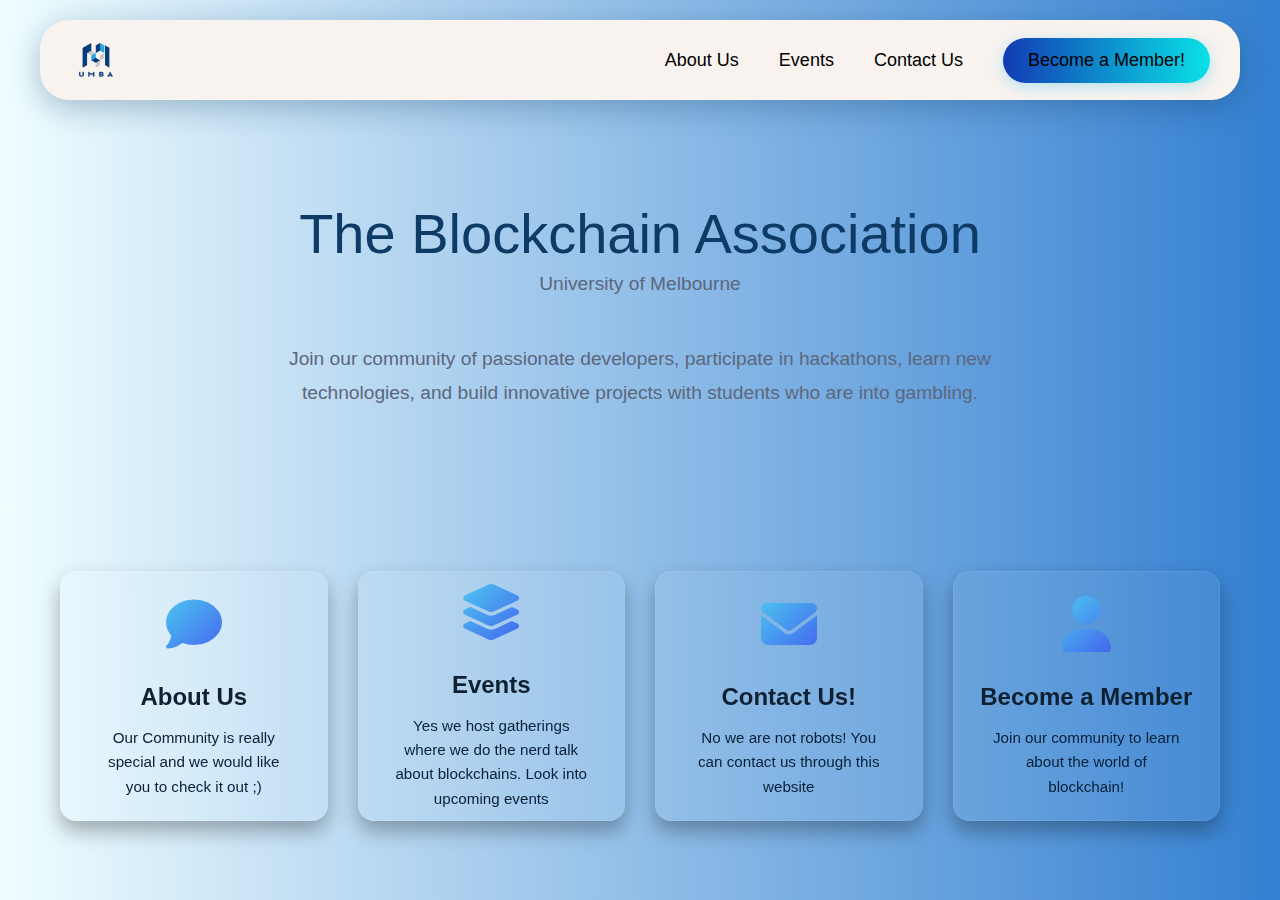
<file: index.html>
<!DOCTYPE html>
<html lang="en">
<head>
    <meta charset="UTF-8">
    <meta name="viewport" content="width=device-width, initial-scale=1.0">
    <link rel="stylesheet" href="/src/css/block.css">
    <link rel="stylesheet" href="/src/css/navbar.css">
    <link rel="stylesheet" href="https://cdnjs.cloudflare.com/ajax/libs/font-awesome/6.4.0/css/all.min.css">
    <title>Document</title>
</head>
<body>

 <div class="container">
        <!-- Navigation Bar -->
        <nav>
             <a href="/index.html">
            <div class="logo">
                <div class="logo-icon">
                    <img src="src/img/logo-removebg.png" alt="">
                </div>
                <div class="logo-text"></div>
            </div>
            </a>
            
            <div class="nav-links">
                <a href="/aboutus.html">About Us</a>
                <a href="/events.html">Events</a>
                <a href="/contactus.html">Contact Us</a>
       
          <button class="member-btn">
              <a href="https://umsu.unimelb.edu.au/buddy-up/clubs/clubs-listing/join/9627/" target="_blank">Become a Member!</a>
             </button>

            </div>
            
            <button class="hamburger" id="hamburger">
                <span></span>
                <span></span>
                <span></span>
            </button>
        </nav>
        
        <!-- Mobile Menu -->
        <div class="mobile-menu" id="mobileMenu">
            <a href="/aboutus.html">About Us</a>
            <a href="/events.html">Events</a>
            <a href="/contactus.html">Contact Us</a>
            <a class="member-btn" href="youtube.com">Become a Member!</a>
        </div>
        
        <div class="overlay" id="overlay"></div>
        
        <!-- Hero Section -->
        <div class="hero">
            <span>The Blockchain Association</span>
<p>University of Melbourne</p>
            <p>Join our community of passionate developers, participate in hackathons, learn new technologies, and build innovative projects with students who are into gambling.</p>
            <!-- <div class="hero-btns">
                <a href="#" class="btn primary-btn">Upcoming Events</a>
                <a href="#" class="btn secondary-btn">View Projects</a>
            </div> -->
        </div>
        





            <div class="container">
        
        <div class="grid">
            <a href="/aboutus.html">
            <div class="block">
                <div class="block-icon">
                    <i class="fas fa-comment"></i>
                </div>
                <h3 class="block-title">About Us</h3>
                <p class="block-desc">Our Community is really special and we would like you to check it out ;)</p>
            </div>
            </a>
            <a href="/events.html">
            <div class="block">
                <div class="block-icon">
                    <i class="fas fa-layer-group"></i>
                </div>
                <h3 class="block-title">Events</h3>
                <p class="block-desc">Yes we host gatherings where we do the nerd talk about blockchains. Look into upcoming events</p>
            </div>
            </a>
            <a href="/contactus.html">
            <div class="block">
                <div class="block-icon">
                    <i class="fas fa-envelope"></i>
                </div>
                <h3 class="block-title">Contact Us!</h3>
                <p class="block-desc">No we are not robots! You can contact us through this website</p>
            </div>
            </a>
            <a href="https://umsu.unimelb.edu.au/buddy-up/clubs/clubs-listing/join/9627/" target="_blank">
            <div class="block">
                <div class="block-icon">
                    <i class="fas fa-user"></i>
                </div>
                <h3 class="block-title">Become a Member</h3>
                <p class="block-desc">Join our community to learn about the world of blockchain!</p>
            </div>
            </a>

            </div>
        

            </div>
        </div>
        

    </div>
        


        <script>
        // Mobile menu toggle
        const hamburger = document.getElementById('hamburger');
        const mobileMenu = document.getElementById('mobileMenu');
        const overlay = document.getElementById('overlay');
        
        hamburger.addEventListener('click', () => {
            hamburger.classList.toggle('active');
            mobileMenu.classList.toggle('active');
            overlay.classList.toggle('active');
        });
        
        overlay.addEventListener('click', () => {
            hamburger.classList.remove('active');
            mobileMenu.classList.remove('active');
            overlay.classList.remove('active');
        });
    </script>
</body>
</html>
<!-- 
----------------------------------------- -->
</file>
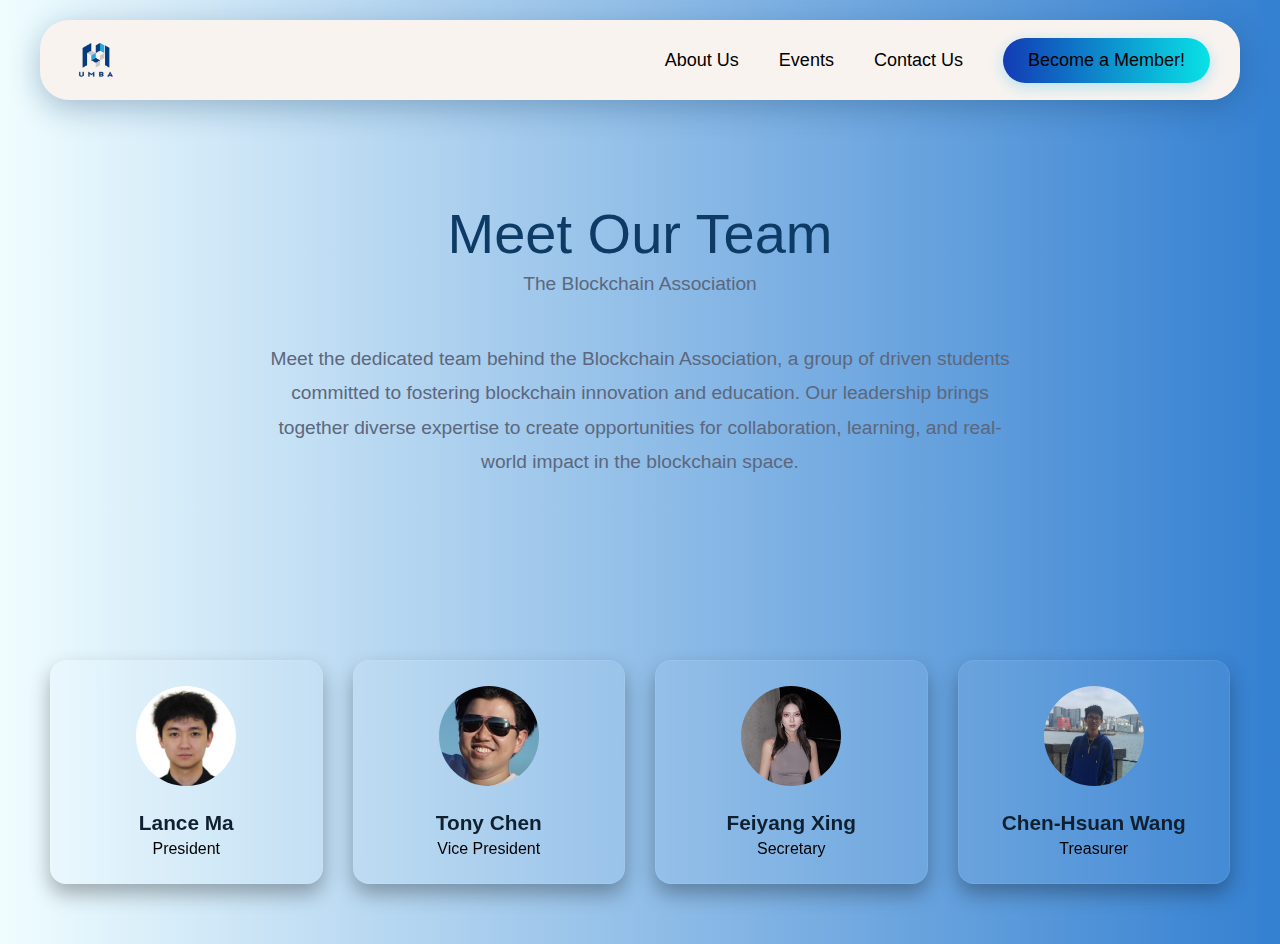
<file: aboutus.html>
<!DOCTYPE html>
<html lang="en">
<head>
    <meta charset="UTF-8">
    <meta name="viewport" content="width=device-width, initial-scale=1.0">
    <link rel="stylesheet" href="/aboutus/block.css">
    <link rel="stylesheet" href="/aboutus/navbar.css">
    <link rel="stylesheet" href="https://cdnjs.cloudflare.com/ajax/libs/font-awesome/6.4.0/css/all.min.css">
    <title>Document</title>
</head>
<body>

 <div class="container">
        <!-- Navigation Bar -->
        <nav>
            <a href="/index.html">
            <div class="logo">
                <div class="logo-icon">
                    <img src="src/img/logo-removebg.png" alt="">
                </div>
                <div class="logo-text"></div>
            </div>
            </a>
            
            <div class="nav-links">
                <a href="/aboutus.html">About Us</a>
                <a href="/events.html">Events</a>
                <a href="/contactus.html">Contact Us</a>
       
          <button class="member-btn">
              <a href="https://umsu.unimelb.edu.au/buddy-up/clubs/clubs-listing/join/9627/" target="_blank">Become a Member!</a>
             </button>

            </div>
            
            <button class="hamburger" id="hamburger">
                <span></span>
                <span></span>
                <span></span>
            </button>
        </nav>
        
        <!-- Mobile Menu -->
        <div class="mobile-menu" id="mobileMenu">
            <a href="/aboutus.html">About Us</a>
            <a href="/events.html">Events</a>
            <a href="/contactus.html">Contact Us</a>
            <a class="member-btn" href="https://umsu.unimelb.edu.au/buddy-up/clubs/clubs-listing/join/9627/" target="_blank">Become a Member!</a>
        </div>
        
        <div class="overlay" id="overlay"></div>
        
        <!-- Hero Section -->
        <div class="hero">
            <span>Meet Our Team</span>
            <p>The Blockchain Association</p>
            <p>
                Meet the dedicated team behind the Blockchain Association, a group of driven students committed to fostering 
                blockchain innovation and education. Our leadership brings together diverse expertise to create opportunities 
                for collaboration, learning, and real-world impact in the blockchain space.
            </p>
            <!-- <div class="hero-btns">
                <a href="#" class="btn primary-btn">Upcoming Events</a>
                <a href="#" class="btn secondary-btn">View Projects</a>
            </div> -->
        </div>
    
         <section class="about-us">
    <div class="content-part1-right">
      <div class="team-member">
        
        <div class="member-card">
          <img src="./aboutus/img/member1.jpg" alt="Lance Ma">
          <h3 class="name">Lance Ma</h3>
          <p class="role">President</p>
        </div>

        <div class="member-card">
          <img src="./aboutus/img/member2.jpg" alt="Tony Chen">
          <h3 class="name">Tony Chen</h3>
          <p class="role">Vice President</p>
        </div>

        <div class="member-card">
          <img src="./aboutus/img/member3.jpg" alt="Feiyang Xing">
          <h3 class="name">Feiyang Xing</h3>
          <p class="role">Secretary</p>
        </div>

        <div class="member-card">
          <img src="./aboutus/img/member4.jpg" alt="Chen-Hsuan Wang">
          <h3 class="name">Chen-Hsuan Wang</h3>
          <p class="role">Treasurer</p>
        </div>




        <script>
        // Mobile menu toggle
        const hamburger = document.getElementById('hamburger');
        const mobileMenu = document.getElementById('mobileMenu');
        const overlay = document.getElementById('overlay');
        
        hamburger.addEventListener('click', () => {
            hamburger.classList.toggle('active');
            mobileMenu.classList.toggle('active');
            overlay.classList.toggle('active');
        });
        
        overlay.addEventListener('click', () => {
            hamburger.classList.remove('active');
            mobileMenu.classList.remove('active');
            overlay.classList.remove('active');
        });
    </script>
</body>
</html>
<!-- 
----------------------------------------- -->
</file>
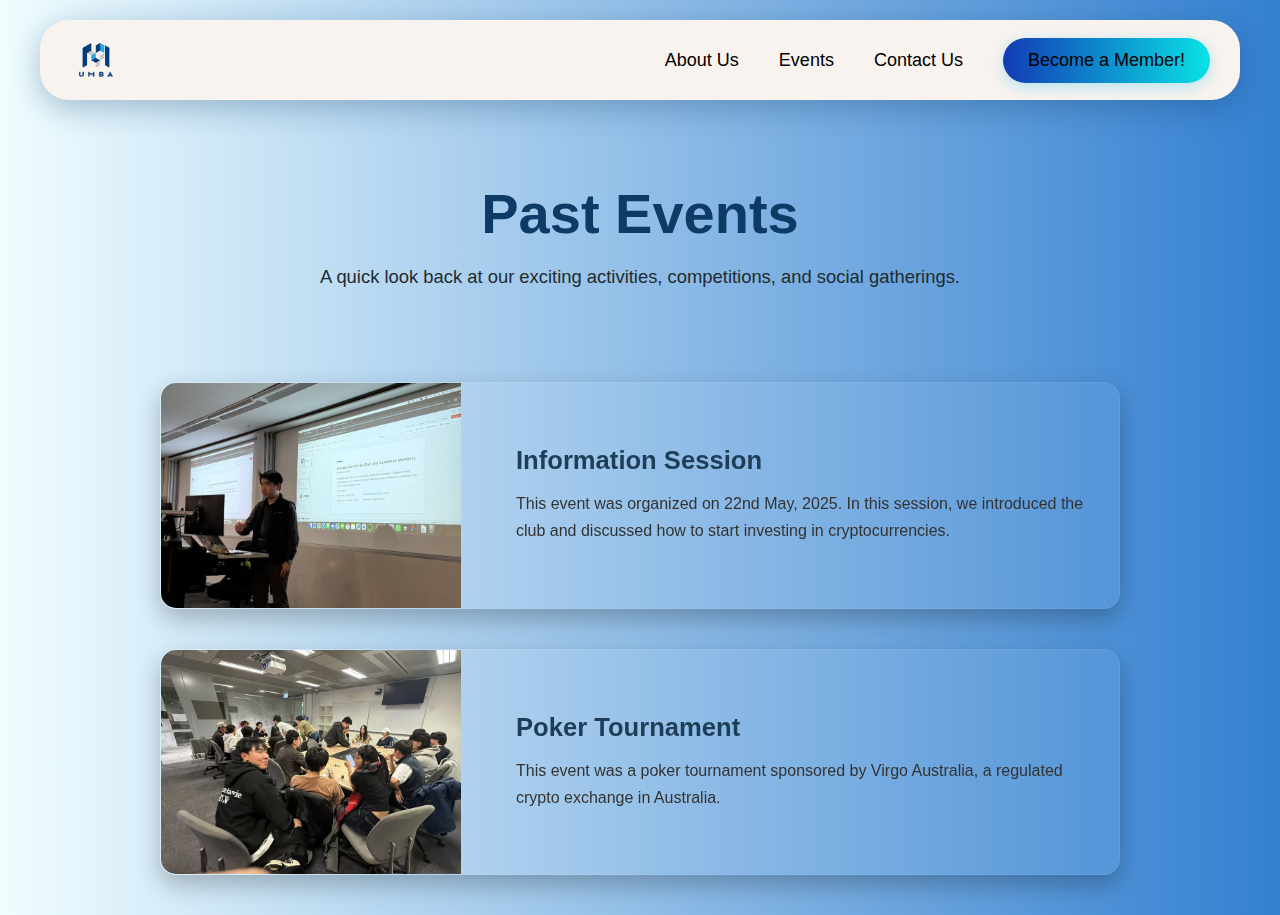
<file: events.html>
<!DOCTYPE html>
<html lang="en">
<head>
  <meta charset="UTF-8" />
  <meta name="viewport" content="width=device-width, initial-scale=1.0" />
  <link rel="stylesheet" href="/events/main.css" />
  <link rel="stylesheet" href="/events/navbar.css" />
  <link rel="stylesheet" href="/events/events.css">
  <link rel="stylesheet" href="https://cdnjs.cloudflare.com/ajax/libs/font-awesome/6.4.0/css/all.min.css" />
  <title>Events | Blockchain Association</title>
</head>
<body>

<div class="container">
  <!-- Navigation Bar -->
  <nav>
    <a href="/index.html">
      <div class="logo">
        <div class="logo-icon">
          <img src="/src/img/logo-removebg.png" alt="Logo" />
        </div>
        <div class="logo-text"></div>
      </div>
    </a>

    <div class="nav-links">
      <a href="/aboutus.html">About Us</a>
      <a href="/events.html">Events</a>
      <a href="/contactus.html">Contact Us</a>
      <button class="member-btn">
        <a href="https://umsu.unimelb.edu.au/buddy-up/clubs/clubs-listing/join/9627/" target="_blank">
          Become a Member!
        </a>
      </button>
    </div>

    <button class="hamburger" id="hamburger">
      <span></span>
      <span></span>
      <span></span>
    </button>
  </nav>

  <!-- Mobile Menu -->
  <div class="mobile-menu" id="mobileMenu">
    <a href="/aboutus.html">About Us</a>
    <a href="/events.html">Events</a>
    <a href="/contactus.html">Contact Us</a>
    <a class="member-btn" href="https://umsu.unimelb.edu.au/buddy-up/clubs/clubs-listing/join/9627/" target="_blank">Become a Member!</a>
  </div>
  <div class="overlay" id="overlay"></div>

  <!-- Events Hero -->
  <header class="events-hero">
    <h1>Past Events</h1>
    <p class="subtitle">A quick look back at our exciting activities, competitions, and social gatherings.</p>
  </header>

  <!-- Events Content -->
  <section class="events-section">
    <div class="event-card">
      <img src="./events/images/event1_1.jpg" alt="Information Session" />
      <div class="event-content">
        <h2>Information Session</h2>
        <p>This event was organized on 22nd May, 2025. In this session, we introduced the club and discussed how to start investing in cryptocurrencies.</p>
      </div>
    </div>

    <div class="event-card">
      <img src="./events/images/event2 1.jpg" alt="Poker Tournament" />
      <div class="event-content">
        <h2>Poker Tournament</h2>
        <p>This event was a poker tournament sponsored by Virgo Australia, a regulated crypto exchange in Australia.</p>
      </div>
    </div>
  </section>

</div>

<script>
  const hamburger = document.getElementById('hamburger');
  const mobileMenu = document.getElementById('mobileMenu');
  const overlay = document.getElementById('overlay');

  hamburger.addEventListener('click', () => {
    hamburger.classList.toggle('active');
    mobileMenu.classList.toggle('active');
    overlay.classList.toggle('active');
  });

  overlay.addEventListener('click', () => {
    hamburger.classList.remove('active');
    mobileMenu.classList.remove('active');
    overlay.classList.remove('active');
  });
</script>
</body>
</html>
</file>
<file: src/css/block.css>
/* 
        body {
            background: linear-gradient(135deg, #1a1a2e 0%, #16213e 100%);
            color: #fff;
            min-height: 100vh;
            padding: 40px 20px;
        } */

        .container {
            max-width: 1200px;
            margin: 0 auto;
        }

        header {
            text-align: center;
            margin-bottom: 50px;
            padding: 20px;
        }

        h1 {
            font-size: 3rem;
            margin-bottom: 10px;
            background: linear-gradient(90deg, #4cc9f0, #4361ee);
            -webkit-background-clip: text;
            -webkit-text-fill-color: transparent;
            text-shadow: 0 2px 10px rgba(76, 201, 240, 0.2);
        }

        .subtitle {
            font-size: 1.2rem;
            color: #212b2f;
            max-width: 600px;
            margin: 0 auto 30px;
            line-height: 1.6;
        }

        .grid {
            display: grid;
            grid-template-columns: repeat(auto-fill, minmax(250px, 1fr));
            gap: 30px;
            padding: 20px;
        }

        .block {
            background: rgba(255, 255, 255, 0.05);
            border-radius: 16px;
            padding: 35px 25px;
            text-align: center;
            transition: all 0.4s cubic-bezier(0.175, 0.885, 0.32, 1.275);
            position: relative;
            overflow: hidden;
            box-shadow: 0 10px 20px rgba(0, 0, 0, 0.3);
            backdrop-filter: blur(10px);
            border: 1px solid rgba(255, 255, 255, 0.08);
            cursor: pointer;
            height: 250px;
            display: flex;
            flex-direction: column;
            justify-content: center;
            align-items: center;
        }

        .block::before {
            content: '';
            position: absolute;
            top: -2px;
            left: -2px;
            right: -2px;
            bottom: -2px;
background: linear-gradient(90deg,rgba(148, 140, 255, 1) 0%, rgba(18, 59, 181, 1) 0%, rgba(9, 226, 230, 1) 100%, rgba(72, 217, 202, 1) 100%);

            z-index: -1;
            border-radius: 18px;
            opacity: 0;
            transition: opacity 0.4s ease;
        }

        .block:hover {
            transform: translateY(-15px) scale(1.05);
            box-shadow: 0 20px 40px rgba(0, 0, 0, 0.4);
            background: rgba(255, 255, 255, 0.08);
            border: 1px solid rgba(255, 255, 255, 0.15);
        }

        .block:hover::before {
            opacity: 1;
        }

        .block-icon {
            font-size: 3.5rem;
            margin-bottom: 25px;
            transition: all 0.4s ease;
            background: linear-gradient(135deg, #4cc9f0, #4361ee);
            -webkit-background-clip: text;
            -webkit-text-fill-color: transparent;
        }

        .block:hover .block-icon {
            transform: scale(1.2);
        }

        .block-title {
            font-size: 1.5rem;
            font-weight: 600;
            margin-bottom: 15px;
            color: #0f2031;
        }

        .block-desc {
            font-size: 0.95rem;
            color: #082038;
            line-height: 1.6;
            max-width: 90%;
        }

        .block:hover .block-desc {
            color: #e9ecef;
        }

        @media (max-width: 768px) {
            .grid {
                grid-template-columns: repeat(auto-fill, minmax(220px, 1fr));
                gap: 20px;
            }
            
            h1 {
                font-size: 2.2rem;
            }
        }
</file>
<file: src/css/navbar.css>
* {
            margin: 0;
            padding: 0;
            box-sizing: border-box;
            font-family: 'Segoe UI', Tahoma, Geneva, Verdana, sans-serif;
        }

        body {
            background: linear-gradient(90deg, hsla(187, 100%, 97%, 1) 0%, hsla(211, 63%, 51%, 1) 100%);

            min-height: 100vh;
            padding: 20px;
            color: #333;
        }

        .container {
            max-width: 1200px;
            margin: 0 auto;
        }

        .grid a {
            text-decoration: none;
        }

        /* Navigation Bar */
        nav {
            background: #F9F3EF;
            border-radius: 1.8em;
            box-shadow: 0 8px 30px rgba(13, 59, 102, 0.3);
            padding: 0 30px;
            display: flex;
            justify-content: space-between;
            align-items: center;
            height: 80px;
            position: relative;
        }
        .logo-icon {
            width: 50px;
            height: 50px;
            display: flex;
            align-items: center;
            justify-content: center;
            overflow: hidden;

        }

        .logo-icon img {
            width: 100%;
            height: 100%;
            object-fit: contain;
            padding: 5px;
        }

        .nav-links {
            display: flex;
            gap: 40px;
            align-items: center;
        }

        .nav-links a {
            color: black;
            text-decoration: none;
            font-size: 18px;
            font-weight: 500;
            transition: all 0.3s ease;
            position: relative;
            padding: 5px 0;
        }

        .nav-links a:hover {
            color: #1e70d4;
        }

        .nav-links a::after {
            content: '';
            position: absolute;
            bottom: 0;
            left: 0;
            width: 0;
            height: 3px;
            background: #1e70d4;
            border-radius: 10px;
            transition: width 0.3s ease;
        }

        .nav-links a:hover::after {
            width: 100%;
        }


        .member-btn {
background: linear-gradient(90deg,rgba(148, 140, 255, 1) 0%, rgba(18, 59, 181, 1) 0%, rgba(9, 226, 230, 1) 100%, rgba(72, 217, 202, 1) 100%);
            color: white;
            border: none;
            padding: 12px 25px;
            border-radius: 30px;
            font-size: 16px;
            font-weight: 600;
            cursor: pointer;
            transition: all 0.3s ease;
            box-shadow: 0 4px 15px rgba(76, 201, 240, 0.4);
        }

        .member-btn:hover {
            transform: translateY(-3px);

            box-shadow: 0 6px 20px rgba(76, 201, 240, 0.6);
        }
        .member-btn a:hover {
            color: #f8f9fa;
        }

        /* Hamburger Menu */
        .hamburger {
            display: none;
            cursor: pointer;
            background: transparent;
            border: none;
            z-index: 1000;
        }

        .hamburger span {
            display: block;
            width: 30px;
            height: 3px;
            background: rgb(25, 105, 218);
            margin: 6px 0;
            border-radius: 3px;
            transition: all 0.3s ease;
        }

        /* Mobile Menu */
        .mobile-menu {
            position: fixed;
            top: 0;
            right: -100%;
            width: 280px;
            height: 100vh;
            background: #0d3b66;
            z-index: 900;
            transition: all 0.4s ease;
            box-shadow: -5px 0 25px rgba(0, 0, 0, 0.2);
            display: flex;
            flex-direction: column;
            padding: 100px 30px 30px;
        }

        .mobile-menu.active {
            right: 0;
        }

        .mobile-menu a {
            color: rgba(255, 255, 255, 0.85);
            text-decoration: none;
            font-size: 20px;
            padding: 15px 0;
            border-bottom: 1px solid rgba(255, 255, 255, 0.1);
            transition: all 0.3s ease;
        }

        .mobile-menu a:hover {
            color: white;
            padding-left: 10px;
        }

        .mobile-menu .member-btn {
            margin-top: 30px;
            width: 100%;
            text-align: center;
        }

        .overlay {
            position: fixed;
            top: 0;
            left: 0;
            width: 100%;
            height: 100%;
            background: rgba(0, 0, 0, 0.5);
            backdrop-filter: blur(5px);
            z-index: 800;
            display: none;
        }

        .overlay.active {
            display: block;
        }

        /* Hero Section */
        .hero {
            text-align: center;
            padding: 80px 20px;
            max-width: 800px;
            margin: 20px auto;
        }

        .hero span {
            font-size: 3.5rem;
            color: #0d3b66;
            margin-bottom: 10px;
            line-height: 1.2;
        }

        .hero p {
            font-size: 1.2rem;
            color: #5c677d;
            line-height: 1.8;
            margin-bottom: 40px;
        }

        .hero-btns {
            display: flex;
            justify-content: center;
            gap: 20px;
        }

        .btn {
            padding: 15px 35px;
            border-radius: 30px;
            font-size: 18px;
            font-weight: 600;
            text-decoration: none;
            transition: all 0.3s ease;
        }

        .primary-btn {
            background: #0d3b66;
            color: white;
            box-shadow: 0 4px 15px rgba(13, 59, 102, 0.3);
        }

        .primary-btn:hover {
            background: #0a2a4a;
            transform: translateY(-3px);
        }

        .secondary-btn {
            background: white;
            color: #0d3b66;
            border: 2px solid #0d3b66;
        }

        .secondary-btn:hover {
            background: #f8f9fa;
            transform: translateY(-3px);
        }

        /* Responsive Styles */
        @media (max-width: 900px) {
            .nav-links {
                gap: 25px;
            }
            
            .nav-links a {
                font-size: 16px;
            }
            
            .member-btn {
                padding: 10px 20px;
                font-size: 14px;
            }
        }

        @media (max-width: 768px) {
            nav {
                padding: 0 20px;
            }
            
            .hamburger {
                display: block;
            }
            
            .nav-links {
                display: none;
            }
            
            .hero h1 {
                font-size: 2.8rem;
            }
        }

        @media (max-width: 480px) {
            .logo-text {
                font-size: 20px;
            }
            
            .hero h1 {
                font-size: 2.2rem;
            }
            
            .hero p {
                font-size: 1rem;
            }
            
            .hero-btns {
                flex-direction: column;
                align-items: center;
            }
            
            .btn {
                width: 100%;
                max-width: 300px;
                text-align: center;
            }
        }

        /* Animation for hamburger icon when active */
        .hamburger.active span:nth-child(1) {
            transform: translateY(9px) rotate(45deg);
        }

        .hamburger.active span:nth-child(2) {
            opacity: 0;
        }

        .hamburger.active span:nth-child(3) {
            transform: translateY(-9px) rotate(-45deg);
        }

        /* Footer */
        footer {
            text-align: center;
            padding: 30px;
            color: #5c677d;
            margin-top: 60px;
        }
</file>
<file: aboutus/block.css>
.container {
            max-width: 1200px;
            margin: 0 auto;
        }

        header {
            text-align: center;
            margin-bottom: 50px;
            padding: 20px;
        }

        h1 {
            font-size: 3rem;
            margin-bottom: 10px;
            background: linear-gradient(90deg, #4cc9f0, #4361ee);
            /* -webkit-background-clip: text;
            -webkit-text-fill-color: transparent; */
            text-shadow: 0 2px 10px rgba(76, 201, 240, 0.2);
        }

        .subtitle {
            font-size: 1.2rem;
            color: #212b2f;
            max-width: 600px;
            margin: 0 auto 30px;
            line-height: 1.6;
        }

        .grid {
            display: grid;
            grid-template-columns: repeat(auto-fill, minmax(250px, 1fr));
            gap: 30px;
            padding: 20px;
        }


        @media (max-width: 768px) {
            .grid {
                grid-template-columns: repeat(auto-fill, minmax(220px, 1fr));
                gap: 20px;
            }
            
            h1 {
                font-size: 2.2rem;
            }
        }
    /* body {
        margin: 0;
        font-family: 'Segoe UI', Tahoma, Geneva, Verdana, sans-serif;
        background: #0f0f1c;
        color: #fff;
        display: flex;
        justify-content: center;
        align-items: center;
        min-height: 100vh;
        } */

        .about-us {
        padding: 40px 10px;
        max-width: 1200px;
        margin: 0 auto;
        }

        .team-member {
        display: grid;
        grid-template-columns: repeat(auto-fit, minmax(250px, 1fr));
        gap: 30px;

        }
.hero {
  text-align: center;
  padding: 30px 20px;   /* reduced from 80px */
  max-width: 800px;
  margin: 10px auto;    /* reduce top/bottom margin */
}

        .member-card {
        background: rgba(255, 255, 255, 0.05);
        border-radius: 16px;
        padding: 25px 20px;
        text-align: center;
        transition: all 0.4s cubic-bezier(0.175, 0.885, 0.32, 1.275);
        position: relative;
        overflow: hidden;
        box-shadow: 0 10px 20px rgba(0, 0, 0, 0.3);
        backdrop-filter: blur(10px);
        border: 1px solid rgba(255, 255, 255, 0.08);
        cursor: pointer;
        height: 100%;
        display: flex;
        flex-direction: column;
        justify-content: center;
        align-items: center;
        }

        .team-hero {
  padding-top: 30px;    /* Reduce from a high value (like 80px) */
  padding-bottom: 20px; /* Reduce bottom as well */
}
        .member-card::before {
        content: '';
        position: absolute;
        top: -2px;
        left: -2px;
        right: -2px;
        bottom: -2px;
        background: linear-gradient(90deg, rgba(148, 140, 255, 1) 0%, rgba(18, 59, 181, 1) 0%, rgba(9, 226, 230, 1) 100%);
        z-index: -1;
        border-radius: 18px;
        opacity: 0;
        transition: opacity 0.4s ease;
        }

        .member-card:hover {
        transform: translateY(-15px) scale(1.05);
        background: rgba(255, 255, 255, 0.08);
        border: 1px solid rgba(255, 255, 255, 0.15);
        box-shadow: 0 20px 40px rgba(0, 0, 0, 0.4);
        }

        .member-card:hover::before {
        opacity: 1;
        }

        .member-card img {
        width: 100px;
        height: 100px;
        object-fit: cover;
        border-radius: 50%;
        margin-bottom: 15px;
        transition: transform 0.4s ease;
        }

        .member-card:hover img {
        transform: scale(1.1);
        }

        .member-card h3 {
  font-size: 1.3rem;
  font-weight: 600;
  color: #0f2031;
  margin-bottom: 5px; /* Adjusts space between name and role */
  margin-top: 10px;    /* Adjusts space between image and name */
  text-align: center;
}
.member-card p {
  font-size: 1rem;
  color: #000; /* Text underneath the name is now black */
  margin: 0;
  text-align: center;
}
        .name {
        font-size: 1.3rem;
        font-weight: 600;
        color: #ffffff;
        margin-bottom: 8px;
        }

        .role {
        font-size: 1rem;
        color: #ccc;
        transition: color 0.3s;
        }

        .member-card:hover .role {
        color: #e9ecef;
        }
</file>
<file: aboutus/navbar.css>
* {
            margin: 0;
            padding: 0;
            box-sizing: border-box;
            font-family: 'Segoe UI', Tahoma, Geneva, Verdana, sans-serif;
        }

        body {
background: linear-gradient(90deg, hsla(187, 100%, 97%, 1) 0%, hsla(211, 63%, 51%, 1) 100%);

            min-height: 100vh;
            padding: 20px;
            color: #333;

        }

        .container {
            max-width: 1200px;
            margin: 0 auto;
        }

        /* Navigation Bar */
        nav {
            background: #F9F3EF;
            border-radius: 1.8em;
            box-shadow: 0 8px 30px rgba(13, 59, 102, 0.3);
            padding: 0 30px;
            display: flex;
            justify-content: space-between;
            align-items: center;
            height: 80px;
            position: relative;
        }
        .logo-icon {
            width: 50px;
            height: 50px;
            display: flex;
            align-items: center;
            justify-content: center;
            overflow: hidden;

        }

        .logo-icon img {
            width: 100%;
            height: 100%;
            object-fit: contain;
            padding: 5px;
        }

        .nav-links {
            display: flex;
            gap: 40px;
            align-items: center;
        }

        .nav-links a {
            color: black;
            text-decoration: none;
            font-size: 18px;
            font-weight: 500;
            transition: all 0.3s ease;
            position: relative;
            padding: 5px 0;
        }

        .nav-links a:hover {
            color: #1e70d4;
        }

        .nav-links a::after {
            content: '';
            position: absolute;
            bottom: 0;
            left: 0;
            width: 0;
            height: 3px;
            background: #1e70d4;
            border-radius: 10px;
            transition: width 0.3s ease;
        }

        .nav-links a:hover::after {
            width: 100%;
        }


        .member-btn {
background: linear-gradient(90deg,rgba(148, 140, 255, 1) 0%, rgba(18, 59, 181, 1) 0%, rgba(9, 226, 230, 1) 100%, rgba(72, 217, 202, 1) 100%);
            color: white;
            border: none;
            padding: 12px 25px;
            border-radius: 30px;
            font-size: 16px;
            font-weight: 600;
            cursor: pointer;
            transition: all 0.3s ease;
            box-shadow: 0 4px 15px rgba(76, 201, 240, 0.4);
        }

        .member-btn:hover {
            transform: translateY(-3px);
            box-shadow: 0 6px 20px rgba(76, 201, 240, 0.6);
        }

        /* Hamburger Menu */
        .hamburger {
            display: none;
            cursor: pointer;
            background: transparent;
            border: none;
            z-index: 1000;
        }

        .hamburger span {
            display: block;
            width: 30px;
            height: 3px;
          
            background: rgb(25, 105, 218);
            margin: 6px 0;
            border-radius: 3px;
            transition: all 0.3s ease;
        }

        /* Mobile Menu */
        .mobile-menu {
            position: fixed;
            top: 0;
            right: -100%;
            width: 280px;
            height: 100vh;
            background: #0d3b66;
            z-index: 900;
            transition: all 0.4s ease;
            box-shadow: -5px 0 25px rgba(0, 0, 0, 0.2);
            display: flex;
            flex-direction: column;
            padding: 100px 30px 30px;
        }

        .mobile-menu.active {
            right: 0;
        }

        .mobile-menu a {
            color: rgba(255, 255, 255, 0.85);
            text-decoration: none;
            font-size: 20px;
            padding: 15px 0;
            border-bottom: 1px solid rgba(255, 255, 255, 0.1);
            transition: all 0.3s ease;
        }

        .mobile-menu a:hover {
            color: white;
            padding-left: 10px;
        }

        .mobile-menu .member-btn {
            margin-top: 30px;
            width: 100%;
            text-align: center;
        }
        .member-btn a:hover {
            color: #f8f9fa;
        }
        .overlay {
            position: fixed;
            top: 0;
            left: 0;
            width: 100%;
            height: 100%;
            background: rgba(0, 0, 0, 0.5);
            backdrop-filter: blur(5px);
            z-index: 800;
            display: none;
        }

        .overlay.active {
            display: block;
        }

        /* Hero Section */
        .hero {
            text-align: center;
            padding: 80px 20px;
            max-width: 800px;
            margin: 20px auto;
        }

        .hero span {
            font-size: 3.5rem;
            color: #0d3b66;
            margin-bottom: 10px;
            line-height: 1.2;
        }

        .hero p {
            font-size: 1.2rem;
            color: #5c677d;
            line-height: 1.8;
            margin-bottom: 40px;
        }

        .hero-btns {
            display: flex;
            justify-content: center;
            gap: 20px;
        }

        .btn {
            padding: 15px 35px;
            border-radius: 30px;
            font-size: 18px;
            font-weight: 600;
            text-decoration: none;
            transition: all 0.3s ease;
        }

        .primary-btn {
            background: #0d3b66;
            color: white;
            box-shadow: 0 4px 15px rgba(13, 59, 102, 0.3);
        }

        .primary-btn:hover {
            background: #0a2a4a;
            transform: translateY(-3px);
        }

        .secondary-btn {
            background: white;
            color: #0d3b66;
            border: 2px solid #0d3b66;
        }

        .secondary-btn:hover {
            background: #f8f9fa;
            transform: translateY(-3px);
        }

        /* Responsive Styles */
        @media (max-width: 900px) {
            .nav-links {
                gap: 25px;
            }
            
            .nav-links a {
                font-size: 16px;
            }
            
            .member-btn {
                padding: 10px 20px;
                font-size: 14px;
            }
        }

        @media (max-width: 768px) {
            nav {
                padding: 0 20px;
            }
            
            .hamburger {
                display: block;
            }
            
            .nav-links {
                display: none;
            }
            
            .hero h1 {
                font-size: 2.8rem;
            }
        }

        @media (max-width: 480px) {
            .logo-text {
                font-size: 20px;
            }
            
            .hero h1 {
                font-size: 2.2rem;
            }
            
            .hero p {
                font-size: 1rem;
            }
            
            .hero-btns {
                flex-direction: column;
                align-items: center;
            }
            
            .btn {
                width: 100%;
                max-width: 300px;
                text-align: center;
            }
        }

        /* Animation for hamburger icon when active */
        .hamburger.active span:nth-child(1) {
            transform: translateY(9px) rotate(45deg);
        }

        .hamburger.active span:nth-child(2) {
            opacity: 0;
        }

        .hamburger.active span:nth-child(3) {
            transform: translateY(-9px) rotate(-45deg);
        }

        /* Footer */
        footer {
            text-align: center;
            padding: 30px;
            color: #5c677d;
            margin-top: 60px;
        }
</file>
<file: events/main.css>
/* 
        body {
            background: linear-gradient(135deg, #1a1a2e 0%, #16213e 100%);
            color: #fff;
            min-height: 100vh;
            padding: 40px 20px;
        } */

        .container {
            max-width: 1200px;
            margin: 0 auto;
        }

        header {
            text-align: center;
            margin-bottom: 50px;
            padding: 20px;
        }

        h1 {
            font-size: 3.5rem;
            color: #0d3b66;
            margin-bottom: 10px;
            line-height: 1.2;
        }
        .subtitle {
            font-size: 1.2rem;
            color: #212b2f;
            max-width: 600px;
            margin: 0 auto 30px;
            line-height: 1.6;
        }

        .grid {
            display: grid;
            grid-template-columns: repeat(auto-fill, minmax(250px, 1fr));
            gap: 30px;
            padding: 20px;
        }

        .block {
            background: rgba(255, 255, 255, 0.05);
            border-radius: 16px;
            padding: 35px 25px;
            text-align: center;
            transition: all 0.4s cubic-bezier(0.175, 0.885, 0.32, 1.275);
            position: relative;
            overflow: hidden;
            box-shadow: 0 10px 20px rgba(0, 0, 0, 0.3);
            backdrop-filter: blur(10px);
            border: 1px solid rgba(255, 255, 255, 0.08);
            cursor: pointer;
            height: 250px;
            display: flex;
            flex-direction: column;
            justify-content: center;
            align-items: center;
        }

        .block::before {
            content: '';
            position: absolute;
            top: -2px;
            left: -2px;
            right: -2px;
            bottom: -2px;
background: linear-gradient(90deg,rgba(148, 140, 255, 1) 0%, rgba(18, 59, 181, 1) 0%, rgba(9, 226, 230, 1) 100%, rgba(72, 217, 202, 1) 100%);

            z-index: -1;
            border-radius: 18px;
            opacity: 0;
            transition: opacity 0.4s ease;
        }

        .block:hover {
            transform: translateY(-15px) scale(1.05);
            box-shadow: 0 20px 40px rgba(0, 0, 0, 0.4);
            background: rgba(255, 255, 255, 0.08);
            border: 1px solid rgba(255, 255, 255, 0.15);
        }

        .block:hover::before {
            opacity: 1;
        }

        .block-icon {
            font-size: 3.5rem;
            margin-bottom: 25px;
            transition: all 0.4s ease;
            background: linear-gradient(135deg, #4cc9f0, #4361ee);
            -webkit-background-clip: text;
            -webkit-text-fill-color: transparent;
        }

        .block:hover .block-icon {
            transform: scale(1.2);
        }

        .block-title {
            font-size: 1.5rem;
            font-weight: 600;
            margin-bottom: 15px;
            color: #0f2031;
        }

        .block-desc {
            font-size: 0.95rem;
            color: #082038;
            line-height: 1.6;
            max-width: 90%;
        }

        .block:hover .block-desc {
            color: #e9ecef;
        }

        @media (max-width: 768px) {
            .grid {
                grid-template-columns: repeat(auto-fill, minmax(220px, 1fr));
                gap: 20px;
            }
            
            h1 {
                font-size: 2.2rem;
            }
        }
</file>
<file: events/navbar.css>
* {
            margin: 0;
            padding: 0;
            box-sizing: border-box;
            font-family: 'Segoe UI', Tahoma, Geneva, Verdana, sans-serif;
        }

        body {
background: linear-gradient(90deg, hsla(187, 100%, 97%, 1) 0%, hsla(211, 63%, 51%, 1) 100%);

            min-height: 100vh;
            padding: 20px;
            color: #333;
        }

        .container {
            max-width: 1200px;
            margin: 0 auto;
        }

        /* Navigation Bar */
        nav {
            background: #F9F3EF;
            border-radius: 1.8em;
            box-shadow: 0 8px 30px rgba(13, 59, 102, 0.3);
            padding: 0 30px;
            display: flex;
            justify-content: space-between;
            align-items: center;
            height: 80px;
            position: relative;
        }
        .logo-icon {
            width: 50px;
            height: 50px;
            display: flex;
            align-items: center;
            justify-content: center;
            overflow: hidden;

        }

        .logo-icon img {
            width: 100%;
            height: 100%;
            object-fit: contain;
            padding: 5px;
        }

        .nav-links {
            display: flex;
            gap: 40px;
            align-items: center;
        }

        .nav-links a {
            color: black;
            text-decoration: none;
            font-size: 18px;
            font-weight: 500;
            transition: all 0.3s ease;
            position: relative;
            padding: 5px 0;
        }

        .nav-links a:hover {
            color: #1e70d4;
        }

        .nav-links a::after {
            content: '';
            position: absolute;
            bottom: 0;
            left: 0;
            width: 0;
            height: 3px;
            background: #1e70d4;
            border-radius: 10px;
            transition: width 0.3s ease;
        }

        .nav-links a:hover::after {
            width: 100%;
        }


        .member-btn {
background: linear-gradient(90deg,rgba(148, 140, 255, 1) 0%, rgba(18, 59, 181, 1) 0%, rgba(9, 226, 230, 1) 100%, rgba(72, 217, 202, 1) 100%);
            color: white;
            border: none;
            padding: 12px 25px;
            border-radius: 30px;
            font-size: 16px;
            font-weight: 600;
            cursor: pointer;
            transition: all 0.3s ease;
            box-shadow: 0 4px 15px rgba(76, 201, 240, 0.4);
        }

        .member-btn:hover {
            transform: translateY(-3px);
            box-shadow: 0 6px 20px rgba(76, 201, 240, 0.6);
        }

        /* Hamburger Menu */
        .hamburger {
            display: none;
            cursor: pointer;
            background: transparent;
            border: none;
            z-index: 1000;
        }

        .hamburger span {
            display: block;
            width: 30px;
            height: 3px;
            background: white;
            margin: 6px 0;
            border-radius: 3px;
            transition: all 0.3s ease;
        }

        /* Mobile Menu */
        .mobile-menu {
            position: fixed;
            top: 0;
            right: -100%;
            width: 280px;
            height: 100vh;
            background: #0d3b66;
            z-index: 900;
            transition: all 0.4s ease;
            box-shadow: -5px 0 25px rgba(0, 0, 0, 0.2);
            display: flex;
            flex-direction: column;
            padding: 100px 30px 30px;
        }

        .mobile-menu.active {
            right: 0;
        }

        .mobile-menu a {
            color: rgba(255, 255, 255, 0.85);
            text-decoration: none;
            font-size: 20px;
            padding: 15px 0;
            border-bottom: 1px solid rgba(255, 255, 255, 0.1);
            transition: all 0.3s ease;
        }

        .mobile-menu a:hover {
            color: white;
            padding-left: 10px;
        }

        .mobile-menu .member-btn {
            margin-top: 30px;
            width: 100%;
            text-align: center;
        }

        .overlay {
            position: fixed;
            top: 0;
            left: 0;
            width: 100%;
            height: 100%;
            background: rgba(0, 0, 0, 0.5);
            backdrop-filter: blur(5px);
            z-index: 800;
            display: none;
        }

        .overlay.active {
            display: block;
        }

        /* Hero Section */
        .hero {
            text-align: center;
            padding: 80px 20px;
            max-width: 800px;
            margin: 20px auto;
        }

        .hero span {
            font-size: 3.5rem;
            color: #0d3b66;
            margin-bottom: 10px;
            line-height: 1.2;
        }

        .hero p {
            font-size: 1.2rem;
            color: #5c677d;
            line-height: 1.8;
            margin-bottom: 40px;
        }

        .hero-btns {
            display: flex;
            justify-content: center;
            gap: 20px;
        }

        .btn {
            padding: 15px 35px;
            border-radius: 30px;
            font-size: 18px;
            font-weight: 600;
            text-decoration: none;
            transition: all 0.3s ease;
        }

        .primary-btn {
            background: #0d3b66;
            color: white;
            box-shadow: 0 4px 15px rgba(13, 59, 102, 0.3);
        }

        .primary-btn:hover {
            background: #0a2a4a;
            transform: translateY(-3px);
        }

        .secondary-btn {
            background: white;
            color: #0d3b66;
            border: 2px solid #0d3b66;
        }

        .secondary-btn:hover {
            background: #f8f9fa;
            transform: translateY(-3px);
        }

        /* Responsive Styles */
        @media (max-width: 900px) {
            .nav-links {
                gap: 25px;
            }
            
            .nav-links a {
                font-size: 16px;
            }
            
            .member-btn {
                padding: 10px 20px;
                font-size: 14px;
            }
        }

        @media (max-width: 768px) {
            nav {
                padding: 0 20px;
            }
            
            .hamburger {
                display: block;
            }
            
            .nav-links {
                display: none;
            }
            
            .hero h1 {
                font-size: 2.8rem;
            }
        }

        @media (max-width: 480px) {
            .logo-text {
                font-size: 20px;
            }
            
            .hero h1 {
                font-size: 2.2rem;
            }
            
            .hero p {
                font-size: 1rem;
            }
            
            .hero-btns {
                flex-direction: column;
                align-items: center;
            }
            
            .btn {
                width: 100%;
                max-width: 300px;
                text-align: center;
            }
        }

        /* Animation for hamburger icon when active */
        .hamburger.active span:nth-child(1) {
            transform: translateY(9px) rotate(45deg);
        }

        .hamburger.active span:nth-child(2) {
            opacity: 0;
        }

        .hamburger.active span:nth-child(3) {
            transform: translateY(-9px) rotate(-45deg);
        }

        /* Footer */
        footer {
            text-align: center;
            padding: 30px;
            color: #5c677d;
            margin-top: 60px;
        }
</file>
<file: events/events.css>
/* Inherit shared base and nav styles from block.css and navbar.css if already imported */

body {
background: linear-gradient(90deg, hsla(187, 100%, 97%, 1) 0%, hsla(211, 63%, 51%, 1) 100%);
  color: #0f2031;
  padding: 20px;
  font-family: 'Segoe UI', Tahoma, Geneva, Verdana, sans-serif;
}

.events-hero {
  text-align: center;
  padding: 80px 20px 40px;
  max-width: 900px;
  margin: 0 auto;
}


.events-hero .subtitle {
  color: #212b2f;
  font-size: 1.15rem;
  margin-top: 15px;
  max-width: 700px;
  margin-left: auto;
  margin-right: auto;
  line-height: 1.6;
}

.events-section {
  display: flex;
  flex-direction: column;
  gap: 40px;
  padding: 20px;
  max-width: 1000px;
  margin: 0 auto;
}

.event-card {
  display: flex;
  flex-direction: row;
  gap: 30px;
  background: rgba(255, 255, 255, 0.05);
  border-radius: 16px;
  overflow: hidden;
  box-shadow: 0 10px 25px rgba(0, 0, 0, 0.25);
  backdrop-filter: blur(10px);
  transition: all 0.4s ease;
  border: 1px solid rgba(255, 255, 255, 0.08);
}

.event-card:hover {
  transform: scale(1.02);
  box-shadow: 0 20px 40px rgba(0, 0, 0, 0.3);
}

.event-card img {
  width: 300px;
  height: auto;
  object-fit: cover;
}

.event-content {
  padding: 30px 25px;
  display: flex;
  flex-direction: column;
  justify-content: center;
}

.event-content h2 {
  font-size: 1.6rem;
  margin-bottom: 15px;
  color: #1e3d57;
}

.event-content p {
  font-size: 1rem;
  line-height: 1.7;
  color: #333;
}

/* Responsive */
@media (max-width: 768px) {
  .event-card {
    flex-direction: column;
  }

  .event-card img {
    width: 100%;
    height: auto;
  }
}
</file>
